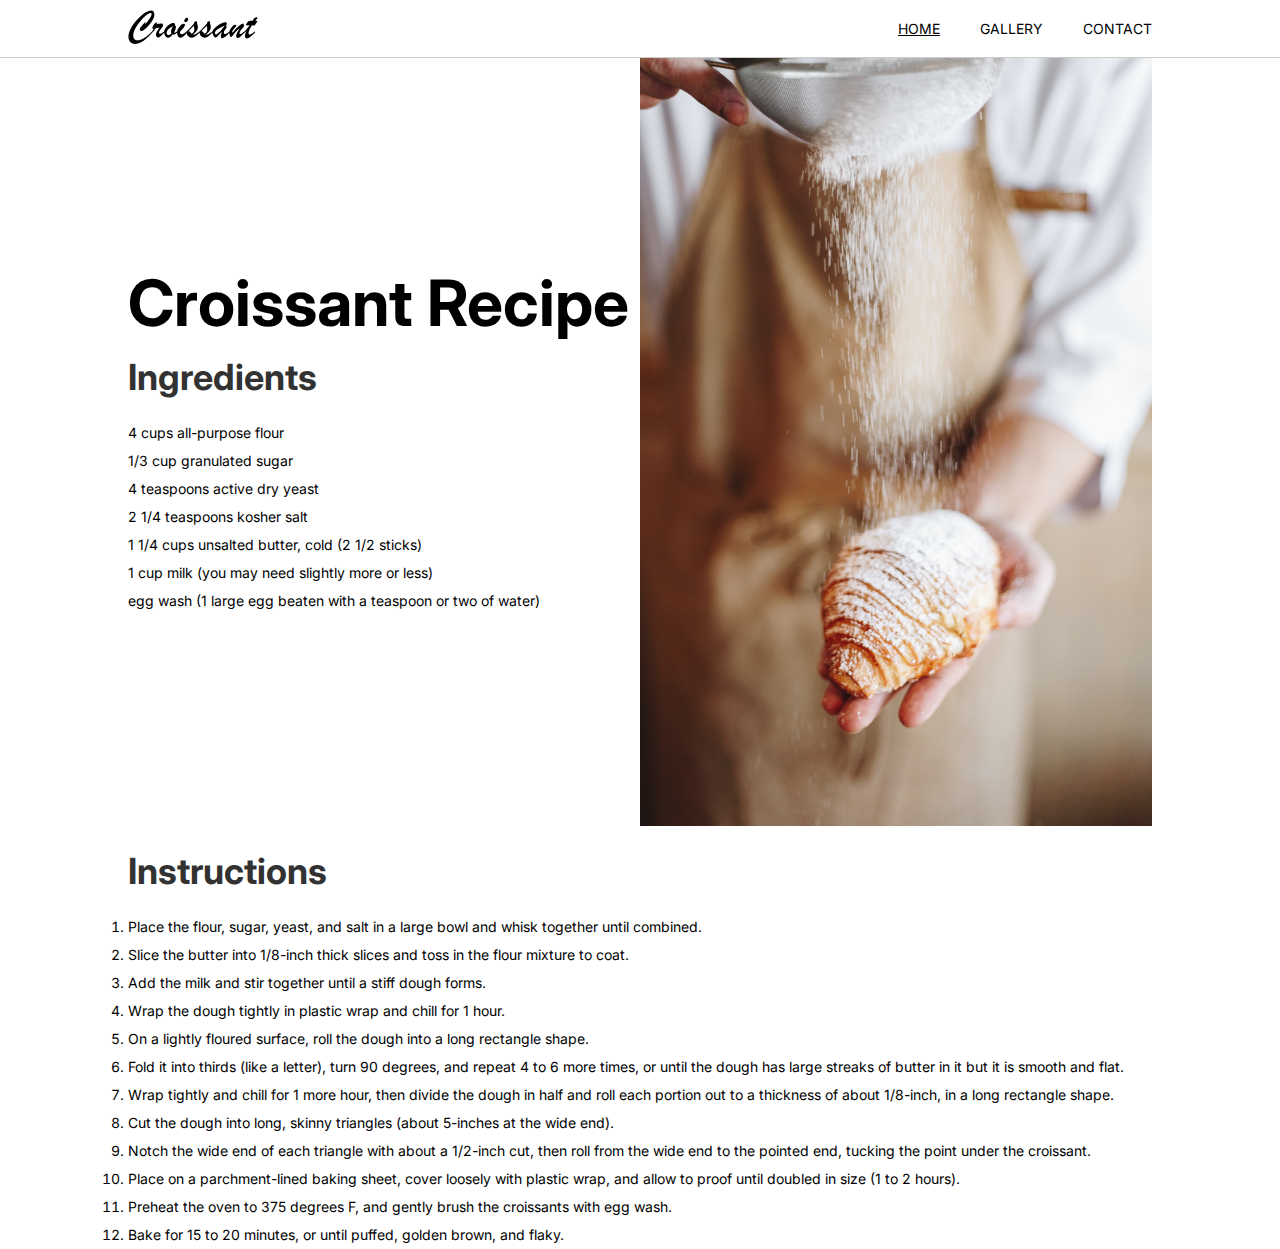
<file: index.html>
<!DOCTYPE html>
<html lang="en">
  <head>
    <meta charset="UTF-8" />
    <meta http-equiv="X-UA-Compatible" content="IE=edge" />
    <meta name="viewport" content="width=device-width, initial-scale=1.0" />
    <!----- STYLESHEET ------>
    <link rel="stylesheet" href="/css/styles.css" />
    <title>Croissant Website - SceCodes Responsive</title>
    <meta
      name="description"
      content="The project for SheCodes Responsive course"
    />
  </head>
  <body>
    <div class="header">
      <div class="container">
        <div class="logo">
          <a href="/" title="homepage by logo"
            ><img src="/images/logo.svg" alt="logo"
          /></a>
        </div>
        <ul class="nav-links">
          <li><a href="/" class="nav-link active" title="homepage">Home</a></li>
          <li>
            <a href="/photo.html" class="nav-link" title="gallery">Gallery</a>
          </li>
          <li>
            <a href="/contact.html" class="nav-link" title="contact">Contact</a>
          </li>
        </ul>
      </div>
    </div>

    <div class="croissant container">
      <div class="recipe">
        <h1>Croissant Recipe</h1>

        <h2>Ingredients</h2>
        <ul>
          <li>4 cups all-purpose flour</li>
          <li>1/3 cup granulated sugar</li>
          <li>4 teaspoons active dry yeast</li>
          <li>2 1/4 teaspoons kosher salt</li>
          <li>1 1/4 cups unsalted butter, cold (2 1/2 sticks)</li>
          <li>1 cup milk (you may need slightly more or less)</li>
          <li>egg wash (1 large egg beaten with a teaspoon or two of water)</li>
        </ul>
      </div>

      <div class="main-img">
        <img src="/images/croissant.jpg" alt="croissant" />
      </div>
    </div>

    <div class="container instructions">
      <h2>Instructions</h2>
      <ol>
        <li>
          Place the flour, sugar, yeast, and salt in a large bowl and whisk
          together until combined.
        </li>
        <li>
          Slice the butter into 1/8-inch thick slices and toss in the flour
          mixture to coat.
        </li>
        <li>Add the milk and stir together until a stiff dough forms.</li>
        <li>Wrap the dough tightly in plastic wrap and chill for 1 hour.</li>
        <li>
          On a lightly floured surface, roll the dough into a long rectangle
          shape.
        </li>
        <li>
          Fold it into thirds (like a letter), turn 90 degrees, and repeat 4 to
          6 more times, or until the dough has large streaks of butter in it but
          it is smooth and flat.
        </li>
        <li>
          Wrap tightly and chill for 1 more hour, then divide the dough in half
          and roll each portion out to a thickness of about 1/8-inch, in a long
          rectangle shape.
        </li>
        <li>
          Cut the dough into long, skinny triangles (about 5-inches at the wide
          end).
        </li>
        <li>
          Notch the wide end of each triangle with about a 1/2-inch cut, then
          roll from the wide end to the pointed end, tucking the point under the
          croissant.
        </li>
        <li>
          Place on a parchment-lined baking sheet, cover loosely with plastic
          wrap, and allow to proof until doubled in size (1 to 2 hours).
        </li>
        <li>
          Preheat the oven to 375 degrees F, and gently brush the croissants
          with egg wash.
        </li>
        <li>
          Bake for 15 to 20 minutes, or until puffed, golden brown, and flaky.
        </li>
      </ol>
    </div>
  </body>
</html>
</file>
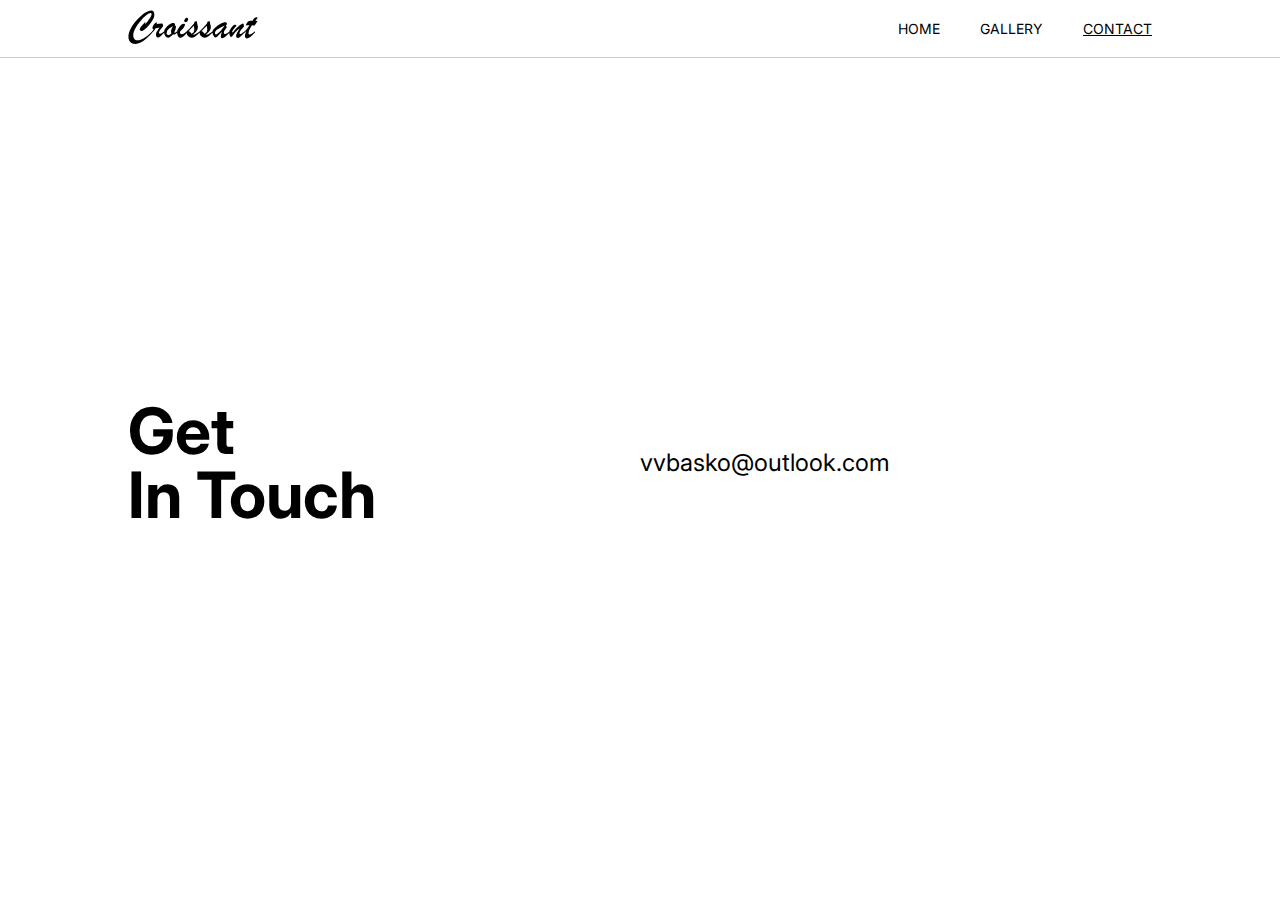
<file: contact.html>
<!DOCTYPE html>
<html lang="en">
  <head>
    <meta charset="UTF-8" />
    <meta http-equiv="X-UA-Compatible" content="IE=edge" />
    <meta
      name="viewport"
      content="width=device-width, initial-scale=ContentContent"
    />
    <!----- STYLESHEET ------>
    <link rel="stylesheet" href="/css/styles.css" />
    <title>Croissant Website - Contact</title>
    <meta name="description" content="Contact us to make an order" />
  </head>
  <body>
    <div class="header">
      <div class="container">
        <div class="logo">
          <a href="/"><img src="/images/logo.svg" alt="logo" /></a>
        </div>
        <ul class="nav-links">
          <li><a href="/" class="nav-link" title="homepage">Home</a></li>
          <li>
            <a href="/photo.html" class="nav-link" title="gallery">Gallery</a>
          </li>
          <li>
            <a href="/contact.html" class="nav-link active" title="contact"
              >Contact</a
            >
          </li>
        </ul>
      </div>
    </div>

    <div class="contacts container">
      <h1>
        Get
        <br />
        In Touch
      </h1>
      <div class="contact-link">
        <a href="mailto:vvbasko@outlook.com" title="contact email"
          >vvbasko@outlook.com</a
        >
      </div>
    </div>
  </body>
</html>
</file>
<file: css/styles.css>
@import url("https://fonts.googleapis.com/css2?family=Inter:wght@400;500;700;800&display=swap");

* {
  margin: 0;
  padding: 0;
  box-sizing: border-box;
  font-family: "Inter", sans-serif;
  font-size: 14px;
  color: black;
}

body {
  height: 100vh;
}

ul {
  list-style: none;
}

a {
  text-decoration: none;
}

h1 {
  font-size: 64px;
  line-height: 1;
}

h2 {
  font-size: 36px;
  margin-top: 20px;
  margin-bottom: 20px;
  opacity: 0.8;
}

.container {
  max-width: 1054px;
  margin: 0 auto;
  padding: 0 15px;
}

.header {
  padding: 10px 0 10px 0;
  border-bottom: 1px solid rgba(0, 0, 0, 0.2);
}

.header .container,
.croissant.container,
.contacts.container {
  display: flex;
  justify-content: space-between;
  align-items: center;
}

.nav-links {
  display: flex;
  gap: 40px;
}

.nav-link {
  text-decoration: underline transparent;
  transition: all 300ms ease-in-out;
  text-transform: uppercase;
}

.nav-link:hover,
.nav-link.active {
  text-decoration: underline black;
}

.logo img {
  width: 130px;
}

.main-img {
  width: 50%;
  position: relative;
}

img {
  max-width: 100%;
}

.recipe ul li,
.instructions ol li {
  line-height: 2;
}

.instructions {
  padding-left: 15px;
  margin-bottom: 40px;
}

.row {
  display: flex;
  gap: 5px;
  margin-bottom: 40px;
}

.col {
  width: 33%;
  display: flex;
  flex-direction: column;
  justify-content: space-between;
}

.col img {
  margin: 5px;
  width: 100%;
  height: auto;
  border-radius: 10px;
}

.contacts.container {
  height: 90vh;
}

.contact-link {
  width: 50%;
}

.contact-link a {
  font-size: 24px;
  text-decoration: underline transparent;
  transition: all 300ms ease-in-out;
}

.contact-link a:hover {
  text-decoration: underline black;
}

@media (max-width: 1200px) {
  .container {
    max-width: 962px;
  }
}

@media (max-width: 992px) {
  .container {
    max-width: 738px;
  }

  h1 {
    font-size: 58px;
  }
}

@media (max-width: 768px) {
  .container {
    max-width: 546px;
  }

  .croissant.container {
    padding-top: 20px;
  }

  h1 {
    font-size: 36px;
  }

  h2 {
    font-size: 20px;
  }

  .main-img {
    display: none;
  }

  .row {
    flex-wrap: wrap;
  }

  .col {
    width: 100%;
  }

  .contacts.container {
    display: flex;
    flex-direction: column;
    justify-content: center;
    align-items: center;
    gap: 20px;
  }
}

@media (max-width: 576px) {
  .header .container {
    justify-content: center;
  }

  .logo {
    display: none;
  }
}
</file>
